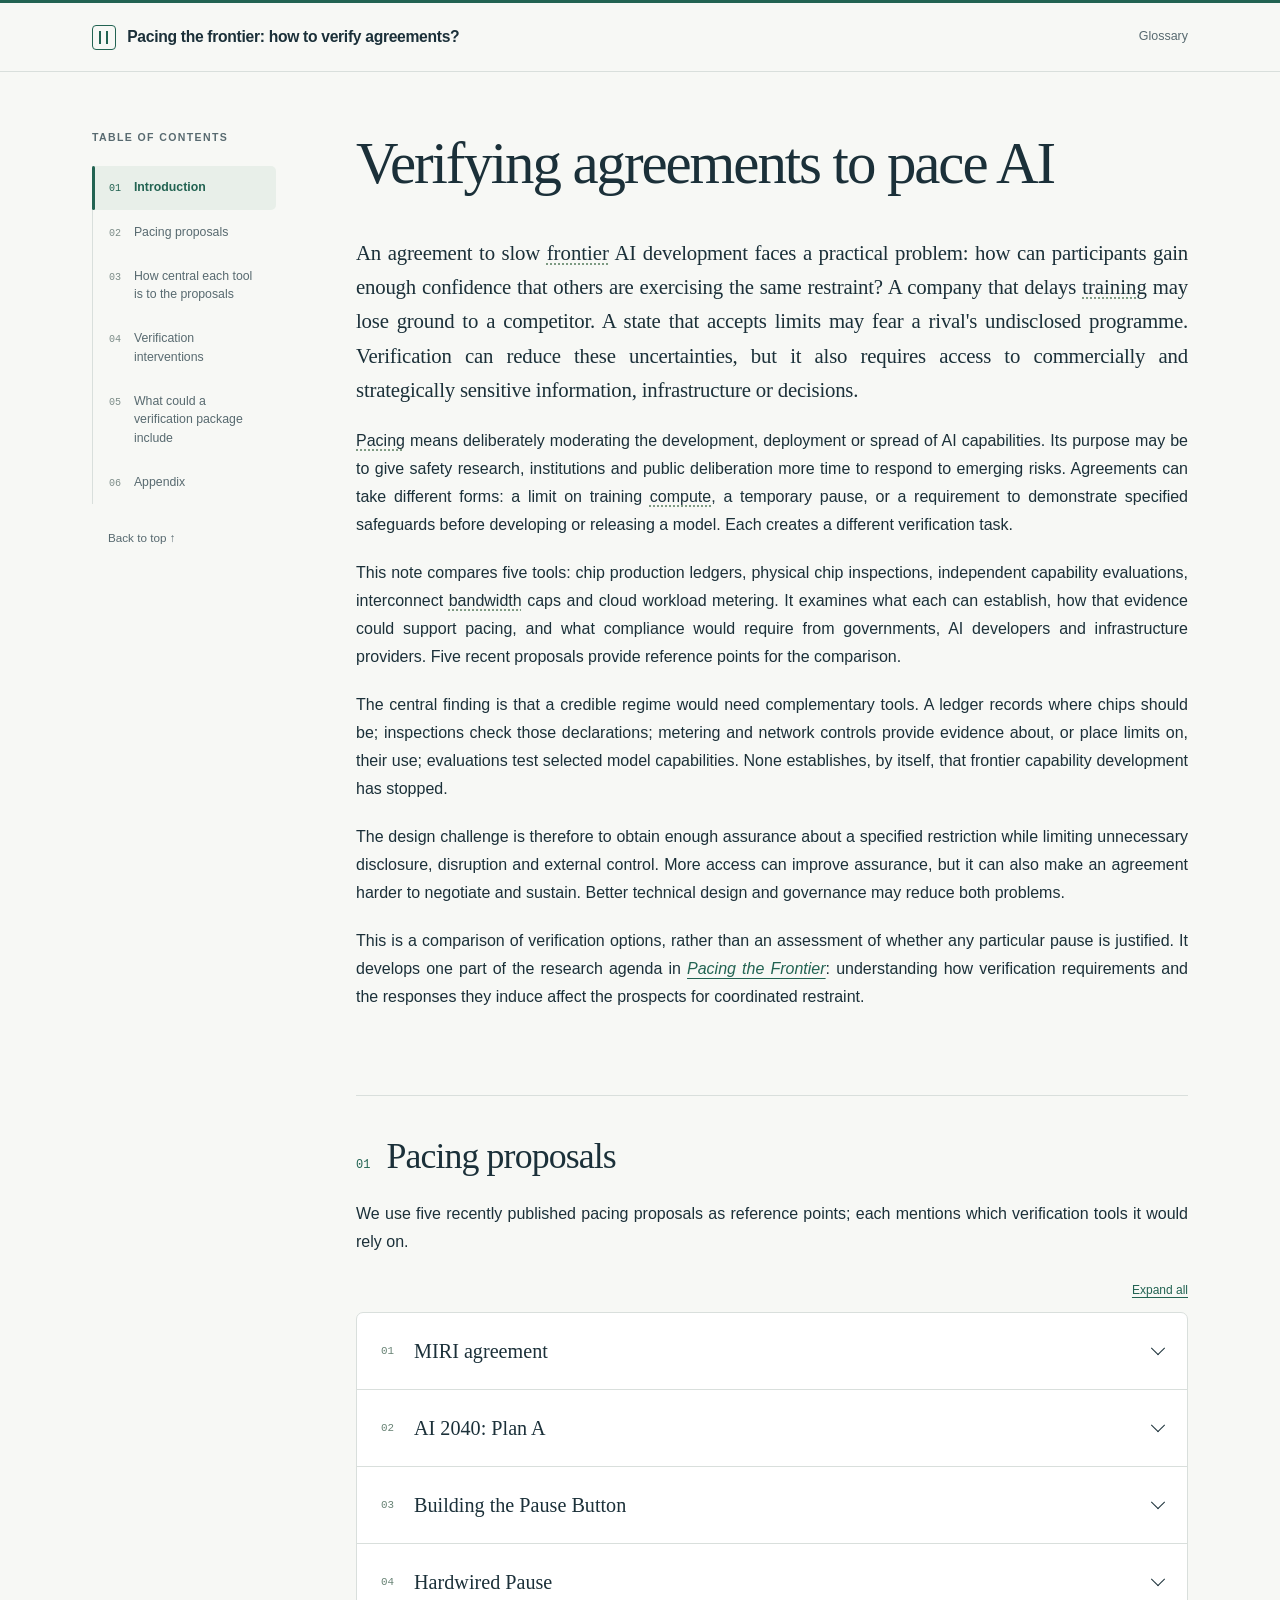
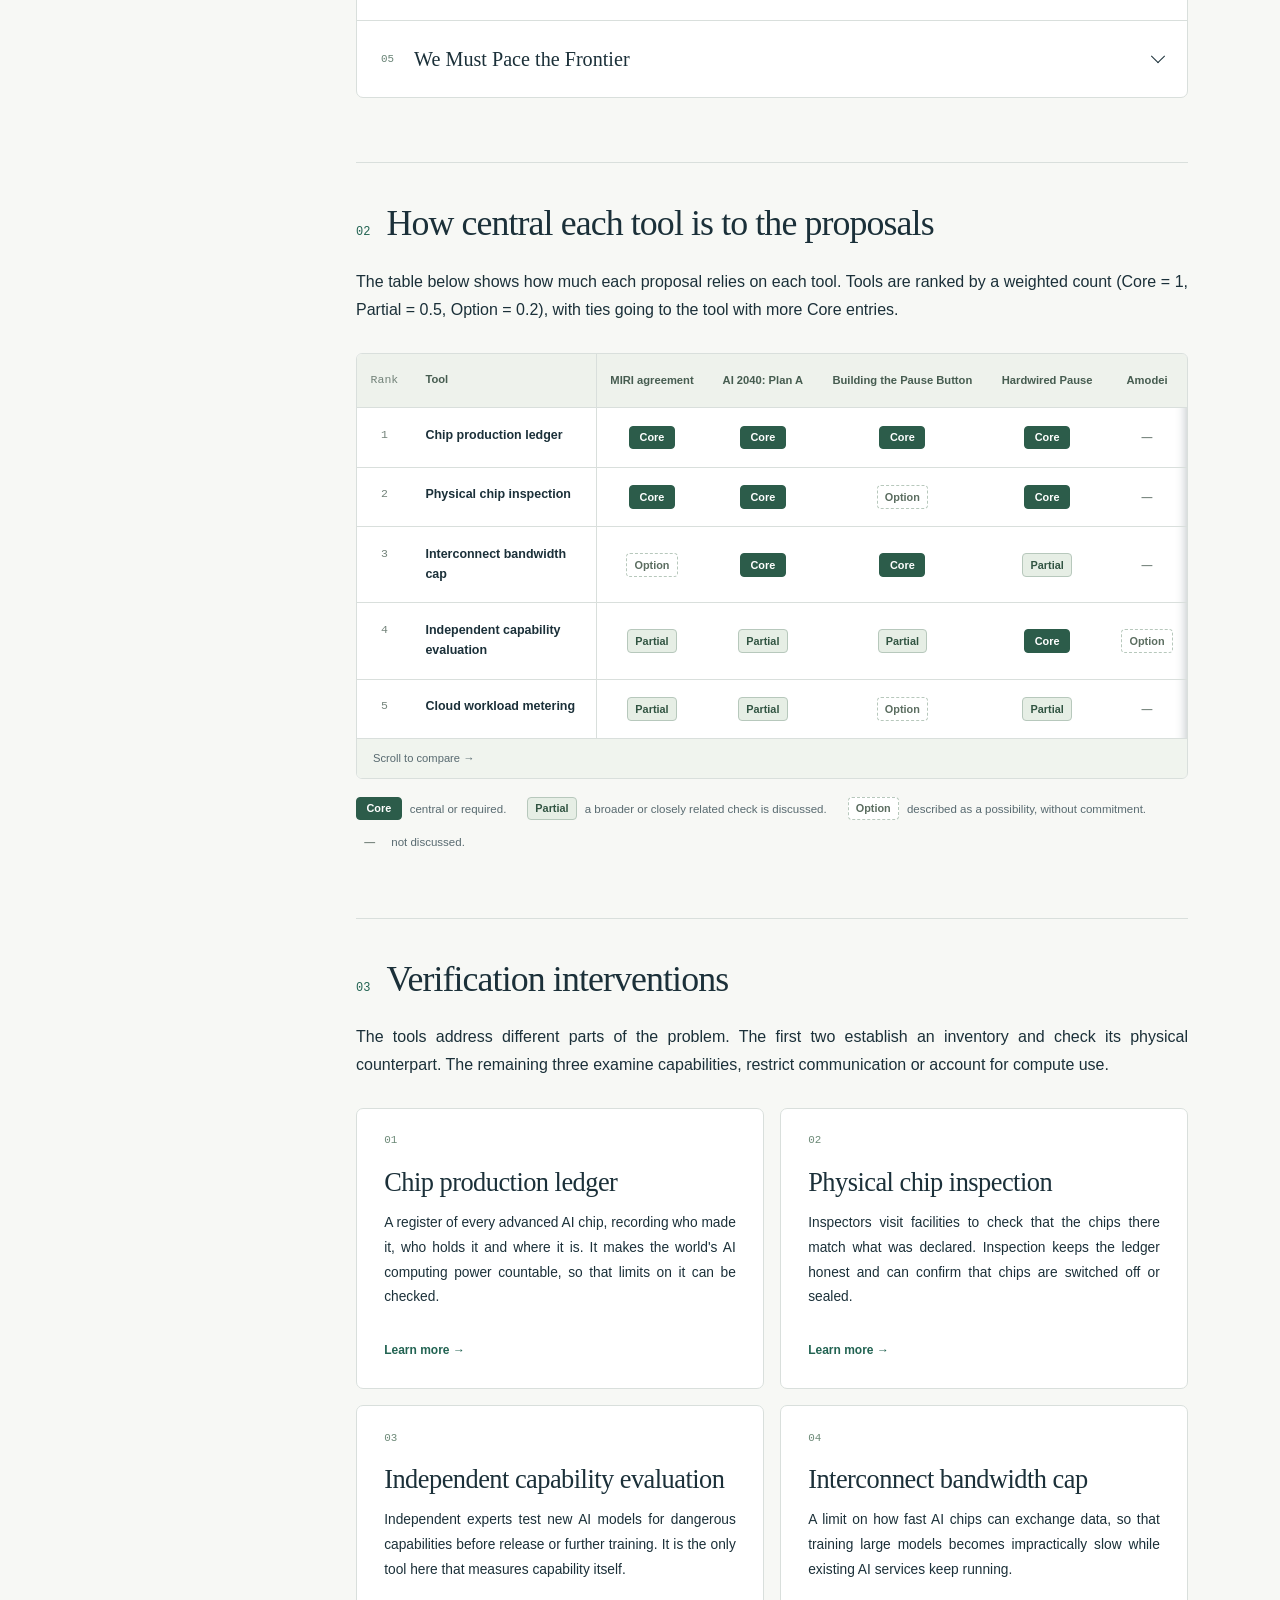
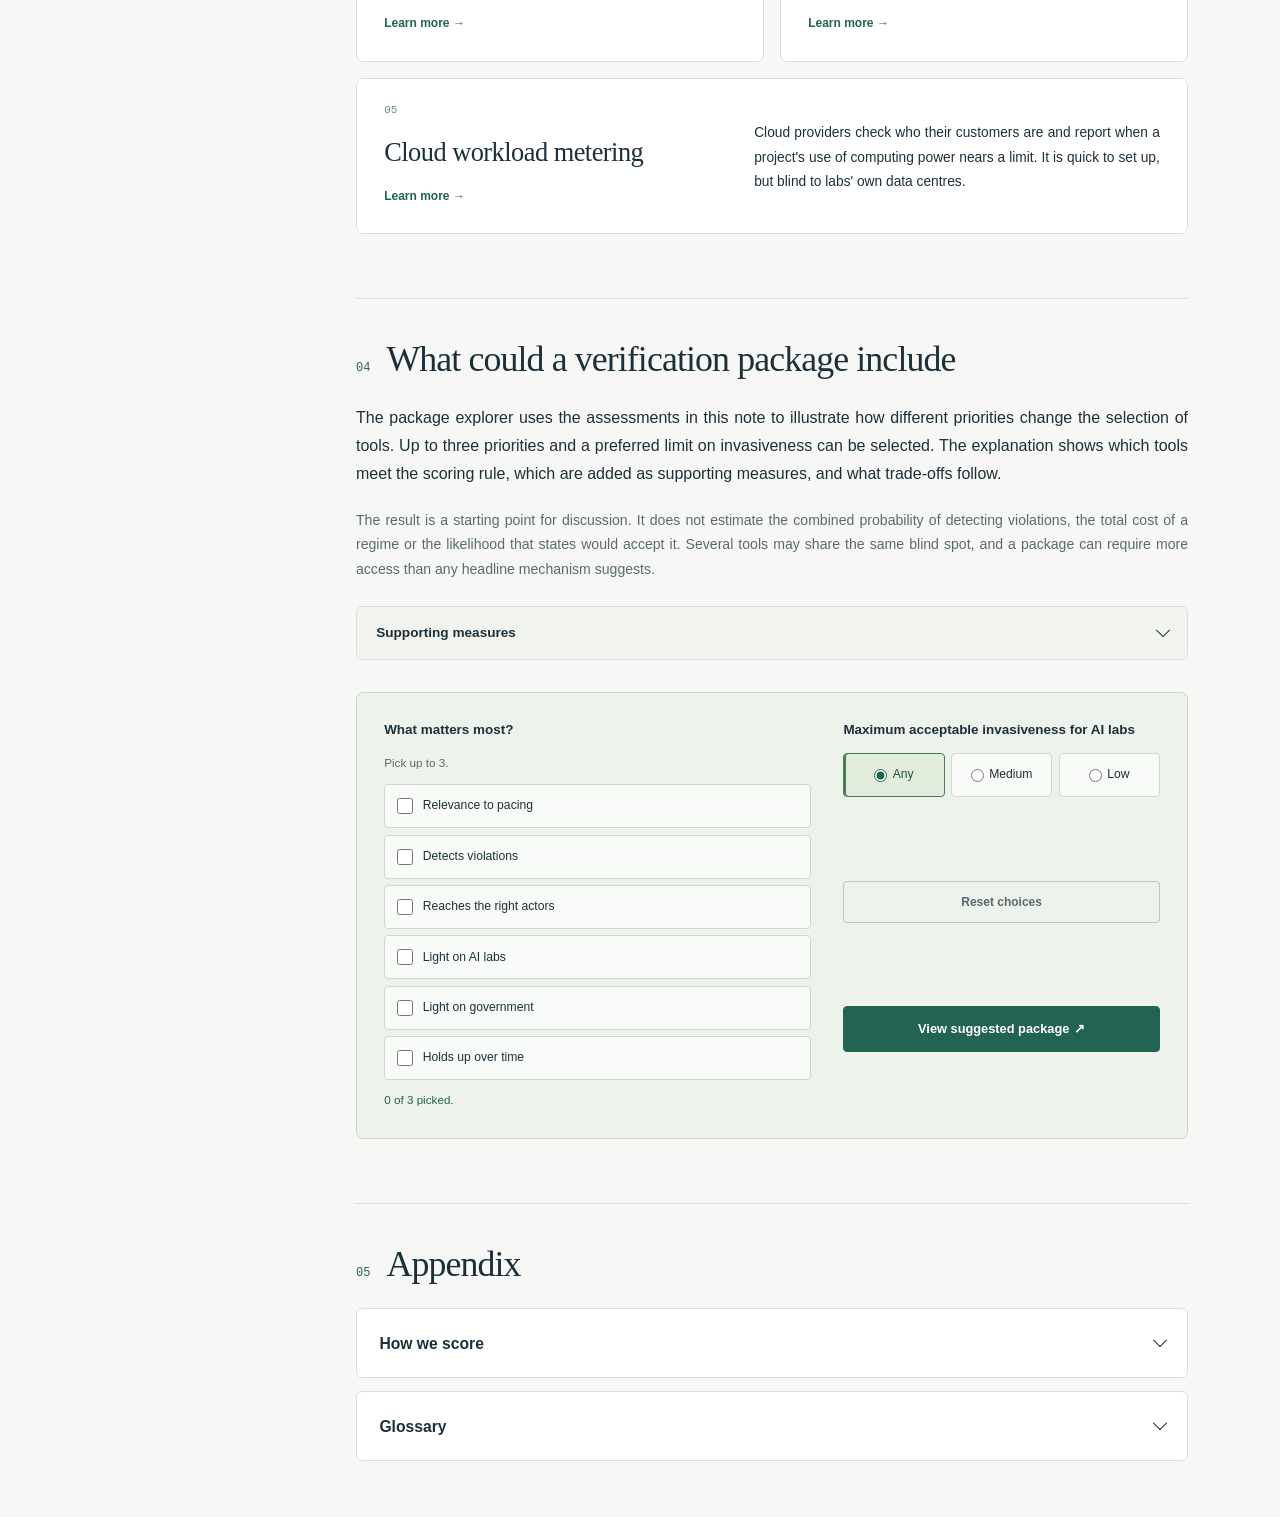
<file: index.html>
<!doctype html>
<html lang="en">
<head>
<meta charset="utf-8">
<meta name="viewport" content="width=device-width, initial-scale=1">
<meta name="referrer" content="no-referrer">
<title>Verifying agreements to pace AI</title>
<link rel="stylesheet" href="css/style.css?v=20261126-justify-glossary">
</head>
<body data-page="home">
<a class="skip-link" href="#main">Skip to content</a>

<main id="main" tabindex="-1">
  <div id="view" class="wrap">
    <noscript>
      <p>This page needs JavaScript to show its content. Everything runs on this device. Nothing is sent anywhere.</p>
    </noscript>
  </div>
</main>

<div id="tooltip" class="tooltip" role="tooltip" hidden></div>

<!-- Data first, then logic. Plain scripts, so the page works when opened from a folder (file://). -->
<script src="data/interventions.js"></script>
<script src="data/glossary.js"></script>
<script src="data/method.js"></script>
<script src="js/builder.js"></script>
<script src="js/app.js?v=20261126-justify-glossary"></script>
</body>
</html>
</file>
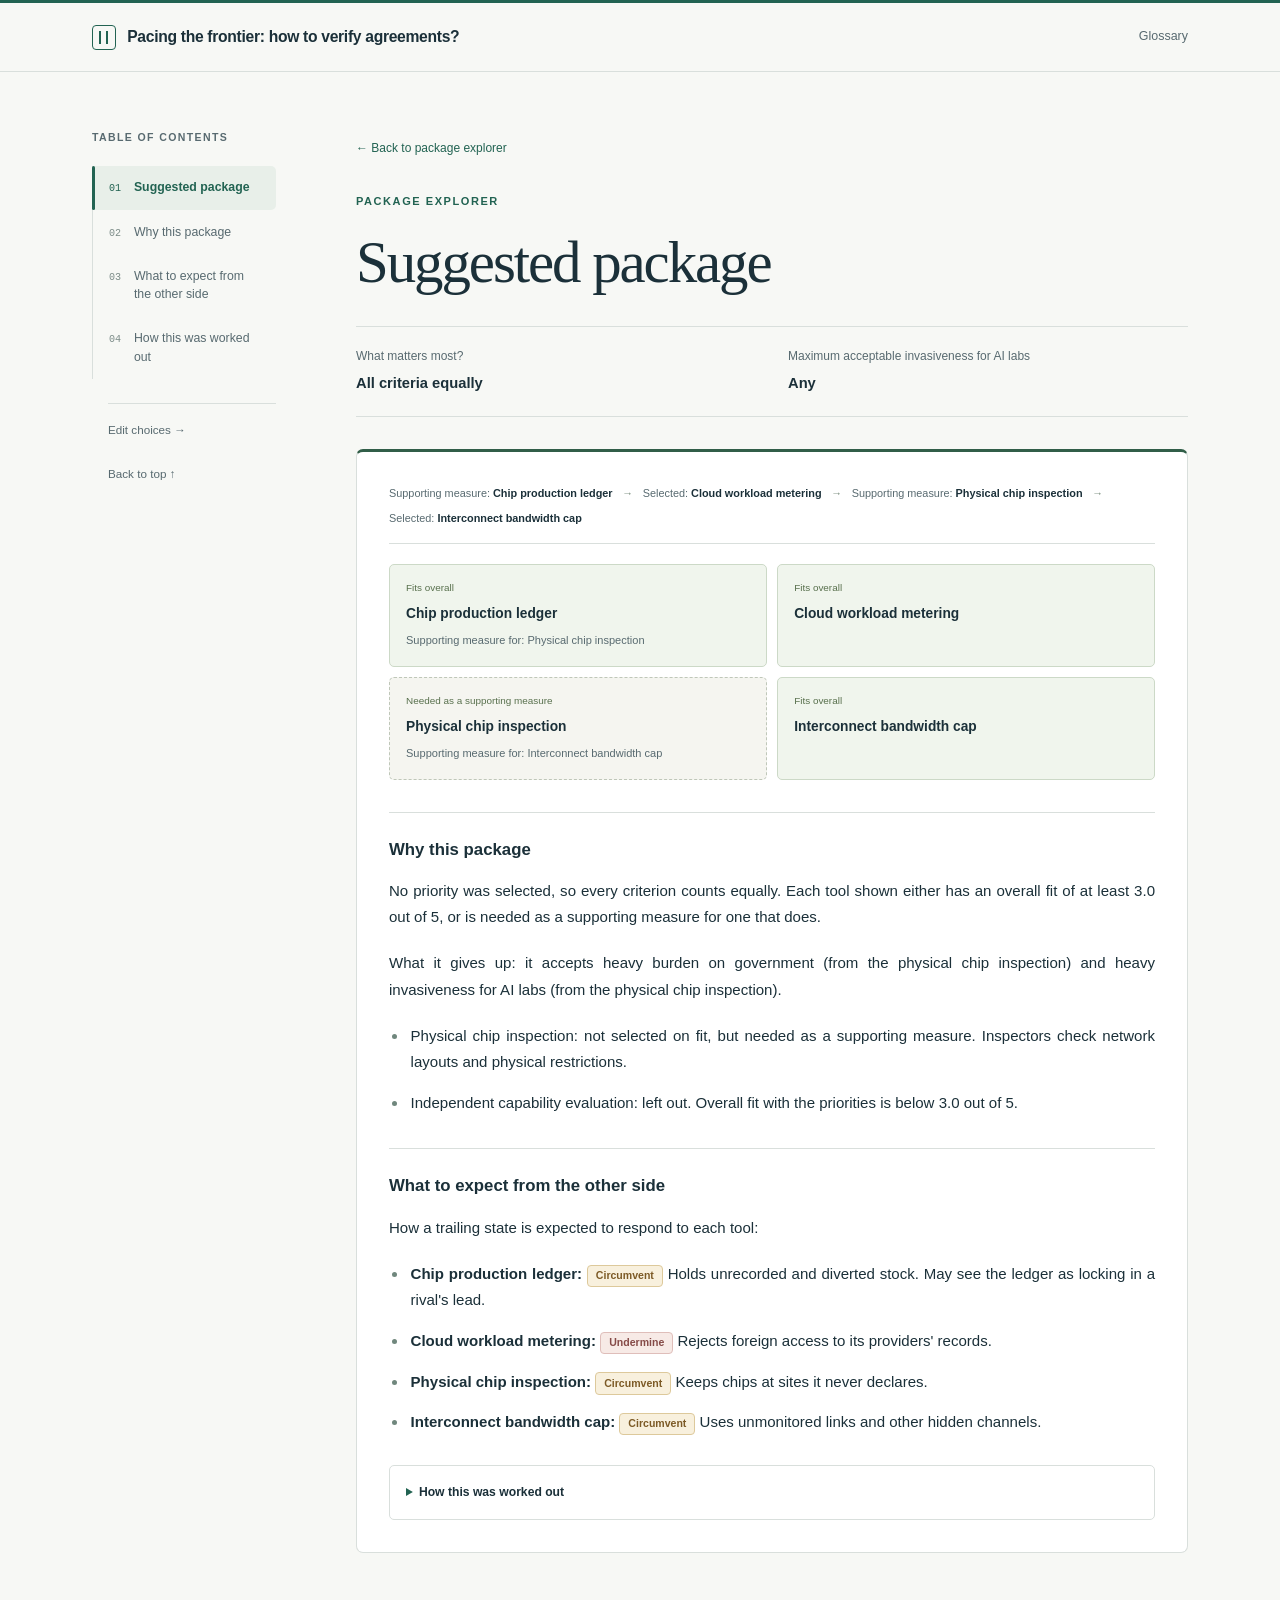
<file: package.html>
<!doctype html>
<html lang="en">
<head>
<meta charset="utf-8">
<meta name="viewport" content="width=device-width, initial-scale=1">
<meta name="referrer" content="no-referrer">
<title>Suggested package | Verifying agreements to pace AI</title>
<link rel="stylesheet" href="css/style.css?v=20261126-justify-glossary">
</head>
<body data-page="package">
<a class="skip-link" href="#main">Skip to content</a>

<main id="main" tabindex="-1">
  <div id="view" class="wrap">
    <noscript>
      <p>This page needs JavaScript to show its content. Everything runs on this device. Nothing is sent anywhere.</p>
    </noscript>
  </div>
</main>

<div id="tooltip" class="tooltip" role="tooltip" hidden></div>

<!-- Data first, then logic. Plain scripts, so the page works when opened from a folder (file://). -->
<script src="data/interventions.js"></script>
<script src="data/glossary.js"></script>
<script src="data/method.js"></script>
<script src="js/builder.js"></script>
<script src="js/app.js?v=20261126-justify-glossary"></script>
</body>
</html>
</file>
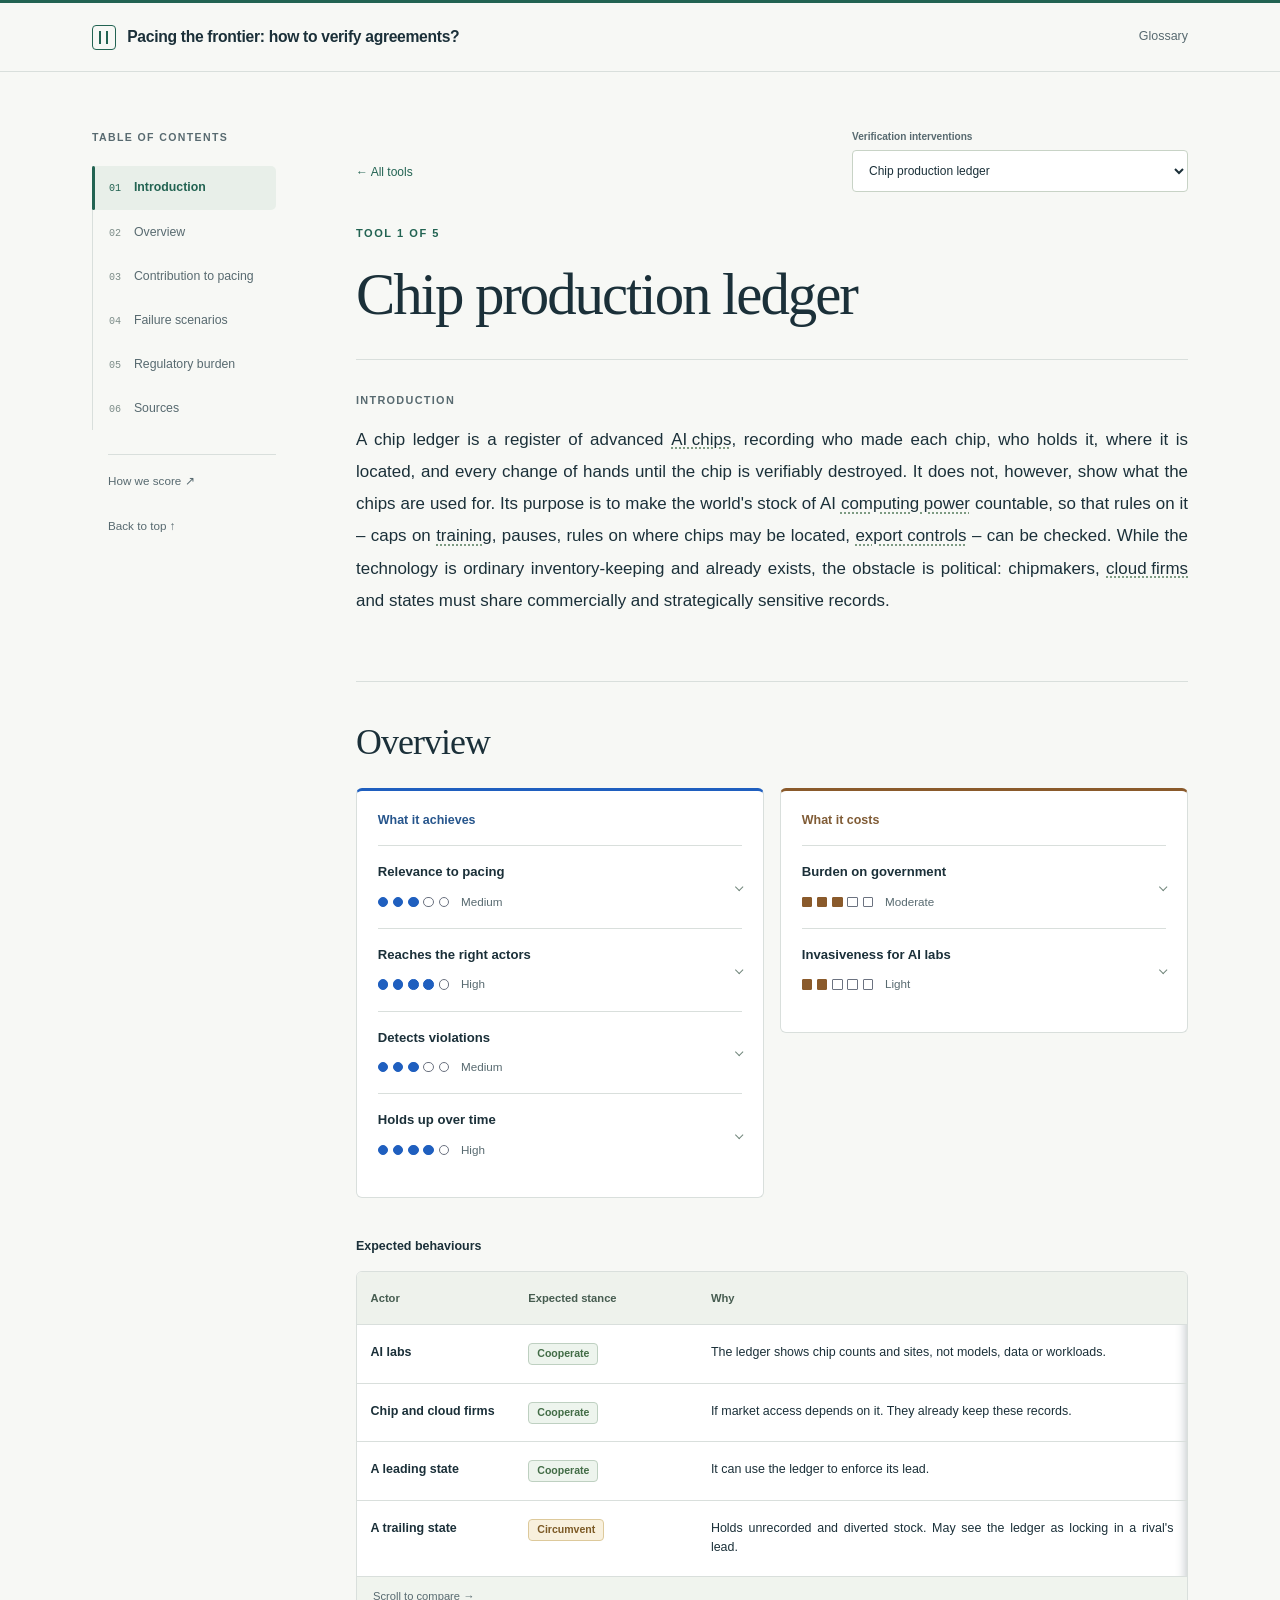
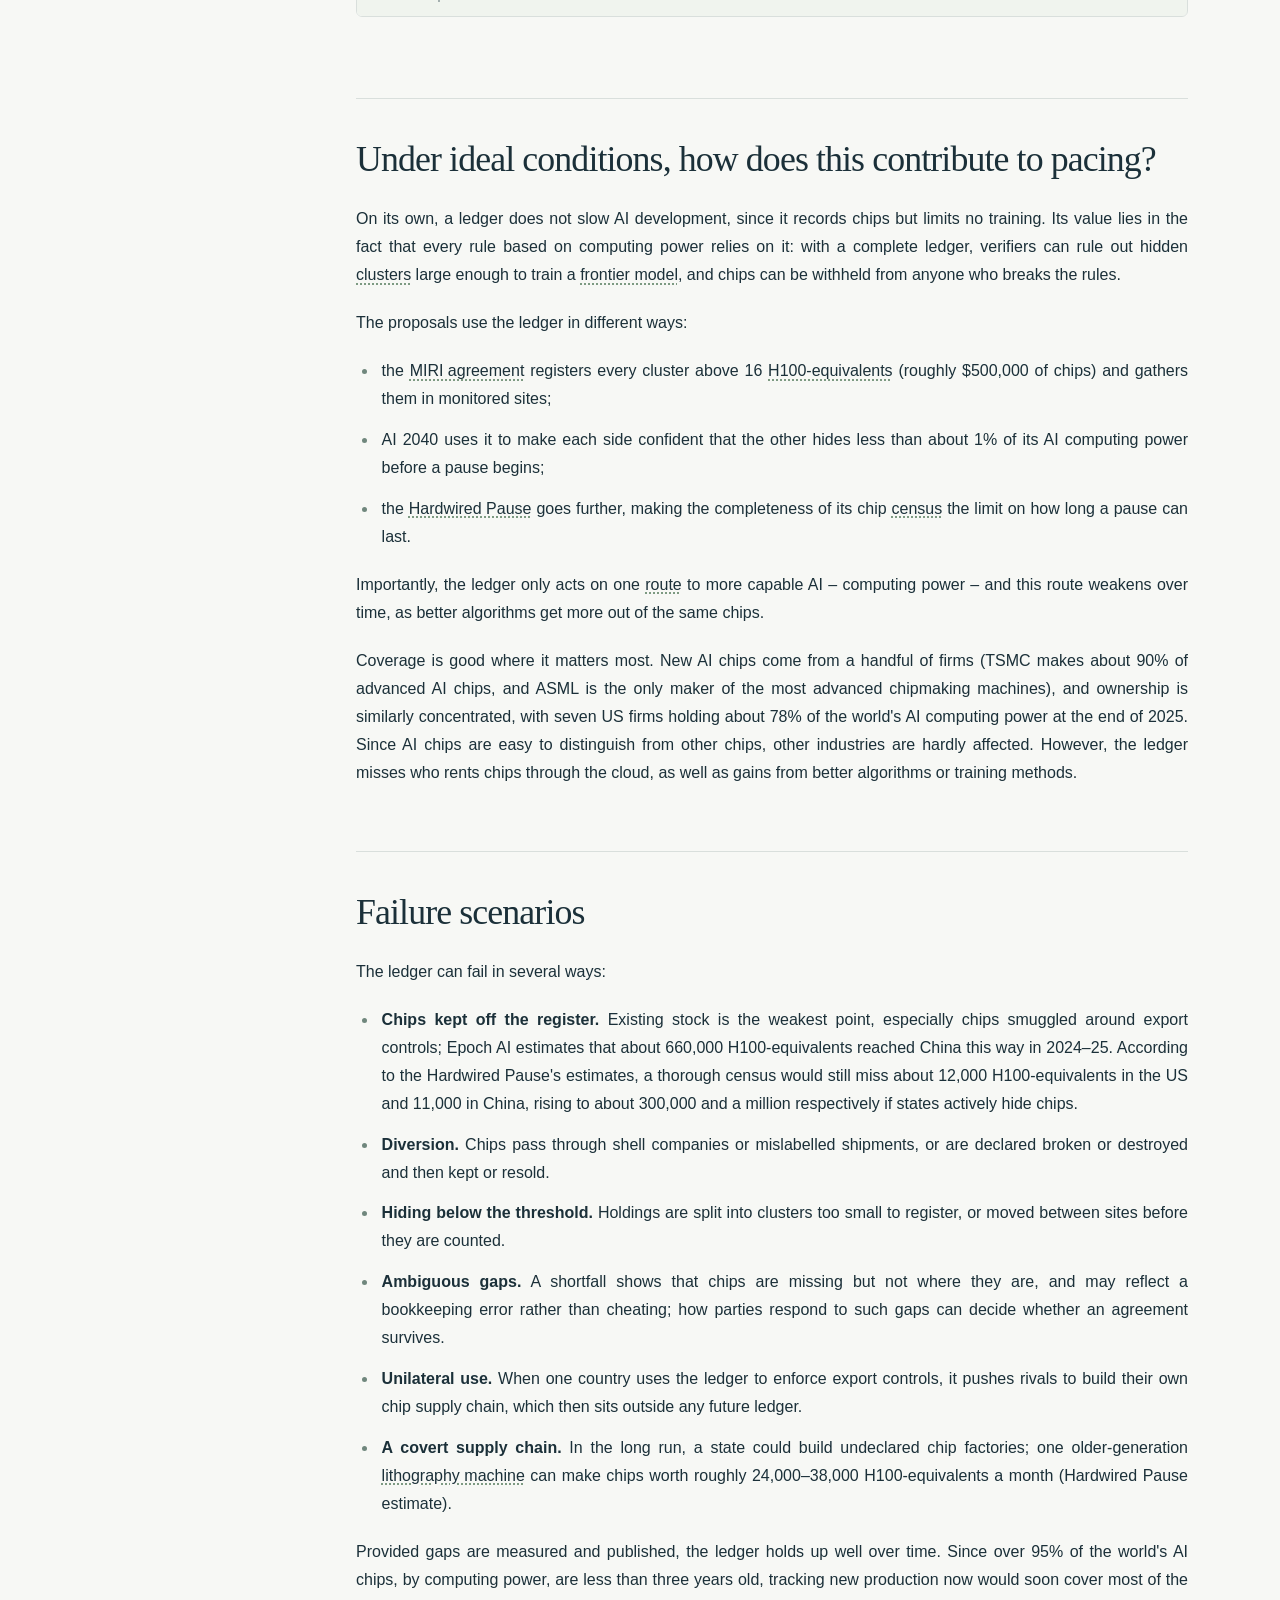
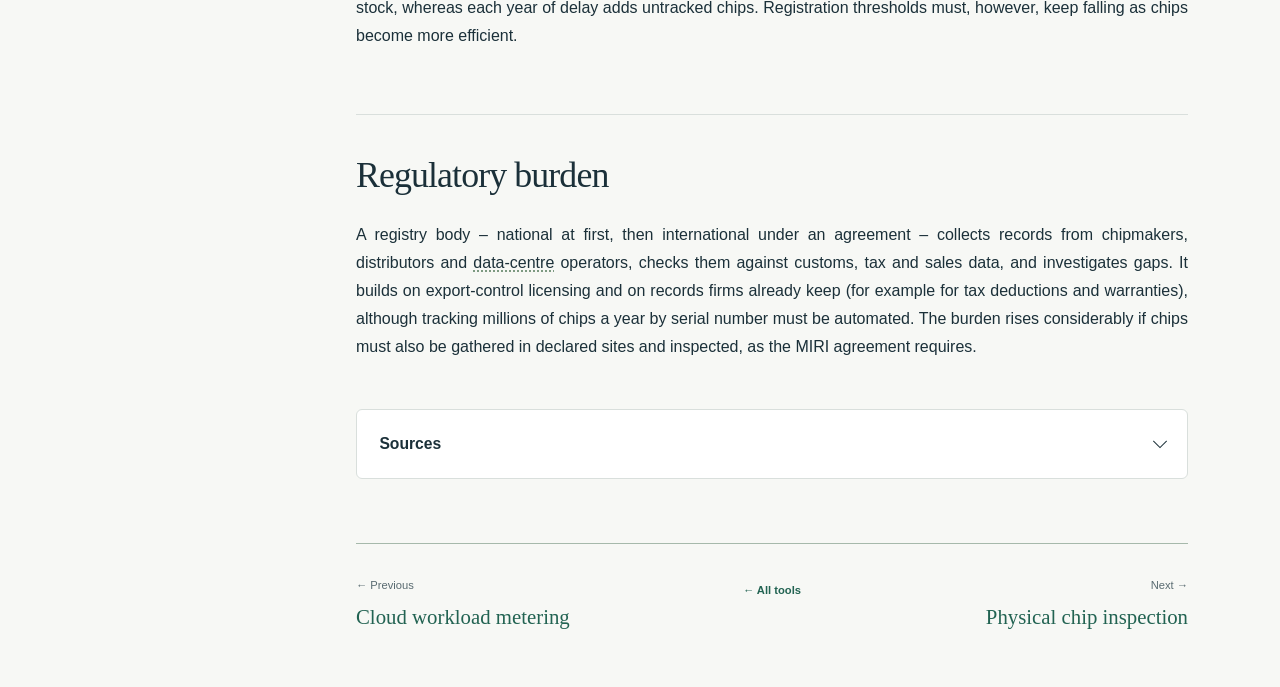
<file: tool.html>
<!doctype html>
<html lang="en">
<head>
<meta charset="utf-8">
<meta name="viewport" content="width=device-width, initial-scale=1">
<meta name="referrer" content="no-referrer">
<title>Verifying agreements to pace AI</title>
<link rel="stylesheet" href="css/style.css?v=20261126-justify-glossary">
</head>
<body data-page="tool">
<a class="skip-link" href="#main">Skip to content</a>

<main id="main" tabindex="-1">
  <div id="view" class="wrap">
    <noscript>
      <p>This page needs JavaScript to show its content. Everything runs on this device. Nothing is sent anywhere.</p>
    </noscript>
  </div>
</main>

<div id="tooltip" class="tooltip" role="tooltip" hidden></div>

<!-- Data first, then logic. Plain scripts, so the page works when opened from a folder (file://). -->
<script src="data/interventions.js"></script>
<script src="data/glossary.js"></script>
<script src="data/method.js"></script>
<script src="js/builder.js"></script>
<script src="js/app.js?v=20261126-justify-glossary"></script>
</body>
</html>
</file>
<file: css/style.css>
/* Local, dependency-free styles. Content and scoring live in data/*.js. */
:root {
  color-scheme: light;
  --ink: #1b3039;
  --muted: #586a70;
  --line: #d9dfdc;
  --soft: #edf1ed;
  --paper: #fff;
  --bg: #f7f8f5;
  --link: #226352;
  --focus: #216953;
  --c-benefit: #1f5fbf;
  --c-cost: #8a5a2b;
  --c-empty: #6b7280;
  /* One shared reading column for prose, tables, forms, and reference panels. */
  --measure: 52rem;
  --rail-width: 12.5rem;
  --column-gap: 4rem;
  --page-gutter: 3.5rem;
  --layout-width: calc(var(--measure) + var(--rail-width) + var(--column-gap) + var(--page-gutter) * 2);
  --serif: Charter, "Bitstream Charter", "Iowan Old Style", "Palatino Linotype", Palatino, Georgia, serif;
  --sans: -apple-system, BlinkMacSystemFont, "Segoe UI", Helvetica, Arial, sans-serif;
  --mono: "SFMono-Regular", Consolas, monospace;
}
* { box-sizing: border-box; }
html { -webkit-text-size-adjust: 100%; scroll-behavior: smooth; scroll-padding-top: 0; }
body { margin: 0; background: var(--bg); color: var(--ink); font: 16px/1.75 var(--sans); }
.wrap { width: min(100%, var(--layout-width)); margin: 0 auto; padding: 3.5rem var(--page-gutter) 6rem; display: grid; grid-template-columns: var(--rail-width) minmax(0, 1fr); column-gap: var(--column-gap); }
.wrap > * { grid-column: 2; min-width: 0; }
main:focus, h1:focus, section:focus, .builder-results:focus, details:focus { outline: none; }
a { color: var(--link); text-underline-offset: .22em; text-decoration-thickness: 1px; }
a:hover { text-decoration-thickness: 2px; }
button, input, select, summary, a { -webkit-tap-highlight-color: #22635218; }
button, input, select { font: inherit; }
:focus-visible { outline: 3px solid var(--focus); outline-offset: 4px; border-radius: 3px; }
[hidden] { display: none !important; }
.skip-link { position: fixed; left: 1rem; top: -6rem; z-index: 100; background: var(--ink); color: white; padding: .7rem 1.2rem; }
.skip-link:focus { top: .5rem; }
.visually-hidden { position: absolute !important; width: 1px; height: 1px; margin: -1px; padding: 0; overflow: hidden; clip: rect(0 0 0 0); white-space: nowrap; border: 0; }
h1, h2, h3, h4, h5 { color: var(--ink); }
h1, h2 { font-family: var(--serif); font-weight: 500; }
h1 { margin: 0; max-width: var(--measure); font-size: clamp(2.8rem, 4.6vw, 4.5rem); line-height: 1.08; letter-spacing: -.035em; text-wrap: balance; }
h2 { margin: 0; max-width: var(--measure); font-size: clamp(1.9rem, 2.8vw, 2.75rem); line-height: 1.17; letter-spacing: -.025em; text-wrap: balance; }
h3 { margin: 2rem 0 .8rem; font-size: 1.12rem; font-weight: 650; line-height: 1.4; }
h4 { margin: 2rem 0 .75rem; font-size: 1rem; line-height: 1.5; }
h5 { margin: 1.5rem 0 .5rem; font-size: 1rem; line-height: 1.5; }
p, ul, ol, dl { margin: 0 0 1.25rem; }
strong { font-weight: 650; }
.eyebrow { margin: 0 0 1.2rem; font-size: .69rem; font-weight: 650; letter-spacing: .14em; text-transform: uppercase; color: var(--link); }
section > p, section > .bullets, .why, .notes, .steps-block { max-width: var(--measure); }
.wrap > section { margin-top: 4rem; padding-top: 2.5rem; border-top: 1px solid var(--line); scroll-margin-top: 6rem; }
.wrap > section > :last-child { margin-bottom: 0; }
.section-heading { display: flex; align-items: baseline; gap: 1rem; margin-bottom: 1.4rem; }
.section-index { font: .75rem/1 var(--mono); color: var(--link); flex: 0 0 auto; }
ul.bullets, ol.bullets, .plain-list { padding-left: 1.4rem; }
.bullets li, .plain-list li { padding-left: .2rem; margin-bottom: .8rem; }
li::marker { color: #70877d; }

/* Justified prose shares a straight right edge; hyphenation avoids large word gaps. */
.intro > p, .wrap > section > p, .proposal-body > p,
.builder-text > p, .reference-body > p, .card-text,
.bullets > li, .plain-list > li, .notes > li,
.glossary dd, .justification, .source-list > li,
.package-output > p:not(.chain), .behaviours td:last-child {
  text-align: justify;
  text-align-last: start;
  text-justify: inter-word;
  -webkit-hyphens: auto;
  hyphens: auto;
  overflow-wrap: break-word;
}

/* The same navigation frame stays available throughout the publication. */
.masthead { position: sticky; top: 0; z-index: 40; background: #f7f8f5f5; border-top: 3px solid #226352; border-bottom: 1px solid var(--line); backdrop-filter: blur(12px); }
.masthead-inner { max-width: var(--layout-width); min-height: 68px; margin: auto; padding: 0 var(--page-gutter); display: flex; justify-content: space-between; align-items: center; gap: 2rem; }
.brand { display: inline-flex; align-items: center; gap: .7rem; color: var(--ink); font-size: .98rem; font-weight: 650; text-decoration: none; white-space: normal; min-width: 0; line-height: 1.35; letter-spacing: -.02em; }
.brand-mark { flex: 0 0 auto; width: 24px; height: 25px; border: 1.5px solid var(--link); border-radius: 4px; position: relative; background: linear-gradient(var(--link), var(--link)) 6px 5px / 2px 13px no-repeat, linear-gradient(var(--link), var(--link)) 13px 5px / 2px 13px no-repeat; }
.masthead nav { display: flex; flex-shrink: 0; align-items: center; gap: 2rem; }
.masthead nav a { white-space: nowrap; color: var(--muted); font-size: .78rem; text-decoration: none; padding: .7rem 0; }
.masthead nav a:hover { color: var(--link); }
.wrap > .toc { grid-column: 1; grid-row: 1 / span 12; position: sticky; top: 7rem; align-self: start; max-height: calc(100dvh - 9rem); overflow-y: auto; padding-right: 1rem; }
.toc-heading { font-size: .66rem; font-weight: 650; letter-spacing: .13em; text-transform: uppercase; color: var(--muted); margin-bottom: 1.2rem; }
.toc ol { list-style: none; padding: 0; margin: 0; border-left: 1px solid var(--line); }
.toc li { margin: 0; }
.toc a[data-section] { display: flex; align-items: baseline; gap: .8rem; position: relative; padding: .8rem .8rem .8rem 1rem; font-size: .77rem; line-height: 1.5; color: var(--muted); text-decoration: none; border-radius: 0 5px 5px 0; }
.toc-number { font: .63rem/1.5 var(--mono); color: #7c8c88; }
.toc a[data-section]:hover { background: #edf1ed; color: var(--ink); }
.toc a[aria-current="location"] { color: var(--link); font-weight: 650; background: #e8efe9; }
.toc a[aria-current="location"]::before { content: ""; position: absolute; top: 0; bottom: 0; left: -1px; width: 3px; background: var(--link); border-radius: 2px; }
.toc a[aria-current] .toc-number { color: var(--link); }
.toc-toggle { display: none; }
.back-top, .toc-method { display: block; margin: 1.5rem 0 0 1rem; color: var(--muted); font-size: .73rem; text-decoration: none; }
.toc-method { padding-top: 1rem; border-top: 1px solid var(--line); }

/* An immediate route to the tools, followed by the original introduction. */
.site-head { padding: .25rem 0 2.5rem; scroll-margin-top: 6rem; }
.hero-actions { display: flex; flex-wrap: wrap; align-items: center; gap: .65rem; margin-top: 2rem; }
.button-primary, .button-secondary { display: inline-flex; align-items: center; justify-content: center; min-height: 46px; padding: .65rem 1.1rem; border: 1px solid var(--link); border-radius: 5px; font-size: .79rem; font-weight: 600; text-decoration: none; transition: background .15s, transform .15s; }
.button-primary { background: var(--link); color: white; }
.button-primary:hover { background: #184b3f; transform: translateY(-1px); }
.button-secondary { background: transparent; border-color: #b9c9c0; color: var(--link); }
.button-secondary:hover { background: #e8efe9; }

.intro { max-width: var(--measure); }
.intro > p:first-child { font-family: var(--serif); font-size: 1.3rem; line-height: 1.65; letter-spacing: -.01em; }

/* Native disclosures keep all text available without a wall of prose. */
summary { cursor: pointer; list-style: none; display: flex; align-items: center; gap: 1rem; }
summary::-webkit-details-marker { display: none; }
summary::marker { content: ""; }
.disclosure-icon { margin-left: auto; width: 10px; height: 10px; border-right: 1.5px solid currentColor; border-bottom: 1.5px solid currentColor; transform: rotate(45deg) translate(-2px, -2px); flex: 0 0 auto; transition: transform .15s; }
details[open] > summary .disclosure-icon { transform: rotate(225deg) translate(-1px, -1px); }
.section-actions { display: flex; justify-content: end; margin-top: -.5rem; }
.text-button { border: 0; background: transparent; color: var(--link); cursor: pointer; padding: .65rem 0 .65rem 1rem; min-height: 44px; font-size: .75rem; text-decoration: underline; text-underline-offset: .25em; }
.proposal-list { list-style: none; padding: 0; margin: 0; border: 1px solid var(--line); border-radius: 7px; overflow: clip; background: var(--paper); }
.proposal-list > li + li { border-top: 1px solid var(--line); }
.proposal > summary { padding: 1.3rem 1.5rem; min-height: 76px; font-family: var(--serif); font-size: 1.26rem; line-height: 1.4; }
.proposal > summary:hover { background: #f1f5f0; }
.proposal-number { font: .68rem/1.5 var(--mono); color: #688375; padding-right: .25rem; }
.proposal[open] > summary { background: #eef3ed; border-bottom: 1px solid var(--line); }
.proposal-body { padding: 1.5rem; font-size: .94rem; }
.proposal-body > :last-child { margin-bottom: 0; }

/* Tables have clear labels, generous spacing, and responsive reading layouts. */
.table-scroll { position: relative; overflow-x: auto; max-width: 100%; margin: 1.8rem 0 1.1rem; border: 1px solid var(--line); border-radius: 6px; background: var(--paper); -webkit-overflow-scrolling: touch; scrollbar-color: #718b7c #eaf0e9; scrollbar-width: thin; }
.table-scroll.is-scrollable { box-shadow: inset -12px 0 12px -12px #1b303955; }
.table-scroll.is-scrollable::after { content: "Scroll to compare →"; position: sticky; left: 0; display: block; width: min(100%, 100vw); padding: .6rem 1rem; border-top: 1px solid var(--line); color: var(--muted); background: #f0f4ee; font-size: .7rem; }
.data-table { border-collapse: separate; border-spacing: 0; width: 100%; font-size: .78rem; line-height: 1.6; }
.data-table th, .data-table td { padding: 1.1rem .85rem; border-bottom: 1px solid var(--line); vertical-align: top; text-align: left; }
.data-table thead th { background: #eef2ec; color: #465c50; font-size: .7rem; font-weight: 650; line-height: 1.5; }
.data-table tbody th { font-weight: 600; }
.data-table tbody tr:last-child > * { border-bottom: 0; }
.data-table tbody tr:hover { background: #f4f7f1; }
.ranking-table { min-width: 49rem; }
.ranking-table th:first-child, .ranking-table td:first-child { width: 3rem; text-align: center; font: .72rem/1.6 var(--mono); color: #73837a; }
.ranking-table th:nth-child(2), .ranking-table td:nth-child(2) { width: 11.5rem; min-width: 11rem; }
.ranking-table td:nth-child(2) a { color: var(--ink); font-weight: 600; text-decoration: none; }
.ranking-table td:nth-child(2) a:hover { color: var(--link); text-decoration: underline; }
.ranking-table td:nth-child(n+3), .ranking-table thead th:nth-child(n+3) { text-align: center; vertical-align: middle; }
.ranking-table :is(th, td):nth-child(2) { position: sticky; left: 0; background: var(--paper); box-shadow: 1px 0 var(--line); z-index: 1; }
.ranking-table thead th:nth-child(2) { background: #eef2ec; }
.rank { display: inline-block; min-width: 4.2em; padding: .16rem .45rem; border: 1px solid #b7c8bc; border-radius: 4px; font-size: .68rem; line-height: 1.5; text-align: center; font-weight: 600; white-space: nowrap; }
.rank-core { background: #2c5c4a; border-color: #2c5c4a; color: white; }
.rank-partial { background: #e6eee5; color: #315442; }
.rank-option { border-style: dashed; background: #fff; color: #5b6d60; }
.rank-none { border-color: transparent; color: #7a8780; min-width: 0; }
.rank-legend { display: flex; flex-wrap: wrap; gap: .65rem 1.3rem; list-style: none; padding: 0; font-size: .72rem; color: var(--muted); }
.rank-legend .rank { margin-right: .3rem; }
.score-key { min-width: 38rem; }
.score-key th:first-child { width: 25%; }

/* The whole card opens the report; one descriptive link per card is keyboard-focusable. */
.cards { display: grid; grid-template-columns: 1fr 1fr; gap: 1rem; list-style: none; padding: 0; margin: 1.8rem 0 0; }
.card { position: relative; display: flex; flex-direction: column; align-items: start; padding: 1.65rem 1.7rem 1.4rem; background: var(--paper); border: 1px solid var(--line); border-radius: 7px; transition: transform .18s, border-color .18s, box-shadow .18s; }
.card:hover { border-color: #88a18d; box-shadow: 0 5px 20px #19362809; transform: translateY(-2px); }
.card-number { font: .68rem/1 var(--mono); color: #6c8977; margin-bottom: 1.25rem; }
.card h3 { margin: 0 0 .8rem; font: 500 1.65rem/1.22 var(--serif); letter-spacing: -.02em; }
.card h3 a { color: var(--ink); text-decoration: none; }
.card-text { font-size: .86rem; line-height: 1.8; margin-bottom: 1.6rem; max-width: 40rem; }
.card-link { margin-top: auto; display: inline-flex; align-items: center; min-height: 30px; font-size: .75rem; font-weight: 650; text-decoration: none; }
.card-link::after { content: ""; position: absolute; inset: 0; border-radius: 7px; }
.card-link:focus-visible { outline: none; }
.card:focus-within { outline: 3px solid var(--focus); outline-offset: 3px; }
.card:last-child { grid-column: 1 / -1; display: grid; grid-template-columns: 1fr 1.2fr; column-gap: 2rem; }
.card:last-child .card-number { grid-column: 1; }
.card:last-child h3 { grid-column: 1; }
.card:last-child .card-text { grid-column: 2; grid-row: 1 / span 3; margin-bottom: 0; align-self: center; }
.card:last-child .card-link { grid-column: 1; }

/* A visible relationship between choices and their live result. */
.builder-text { max-width: var(--measure); }
.builder-text > p:nth-child(2) { color: var(--muted); font-size: .88rem; }
.supporting-details { margin: 1.5rem 0 2rem; border: 1px solid var(--line); border-radius: 6px; background: #f0f3ee; font-size: .85rem; }
.supporting-details > summary { padding: .9rem 1.2rem; font-weight: 600; }
.supporting-details[open] > summary { border-bottom: 1px solid var(--line); }
.builder-form { position: static; width: 100%; max-width: var(--measure); display: grid; grid-template-columns: minmax(0, 1.35fr) minmax(0, 1fr); align-items: start; gap: 1.5rem 2rem; margin: 0; padding: 1.7rem; background: #edf2eb; border: 1px solid #cad7c9; border-radius: 7px; }
.field { border: 0; padding: 0; margin: 0; width: 100%; min-width: 0; }
.field-priorities { grid-row: 1 / span 3; }
.field legend { font-size: .84rem; line-height: 1.5; font-weight: 650; margin-bottom: .8rem; padding: 0; }
.field + .field legend { width: 100%; }
.field-hint { font-size: .73rem; color: var(--muted); margin: 0 0 .65rem; }
.choices { display: grid; gap: .4rem; }
.choice { display: flex; align-items: center; gap: .6rem; position: relative; padding: .7rem .75rem; min-height: 44px; border: 1px solid #ced8cc; border-radius: 4px; background: #ffffffa6; cursor: pointer; font-size: .76rem; line-height: 1.45; }
.choice:has(input:checked) { color: #1e513c; border-color: #487b59; background: #e2ecdd; box-shadow: inset 2px 0 #487b59; }
.choice:hover { border-color: #78977a; }
.choice input { width: 1rem; height: 1rem; flex: 0 0 auto; margin: 0; accent-color: var(--link); }
.choice:focus-within { outline: 3px solid var(--focus); outline-offset: 2px; }
.choice input:focus-visible { outline: none; }
.pick-status { margin: .65rem 0 0; color: var(--link); }
.field:not(.field-priorities) .choice { display: inline-flex; justify-content: center; width: calc((100% - .8rem) / 3); padding: .7rem .2rem; gap: .35rem; }
.field:not(.field-priorities) .choice + .choice { margin-left: .4rem; }
.field:not(.field-priorities) .choice input { width: .8rem; height: .8rem; }
.btn { font-size: .75rem; font-weight: 600; line-height: 1.5; min-height: 42px; padding: .65rem .85rem; background: transparent; border: 1px solid #b9c8b7; border-radius: 4px; color: var(--muted); cursor: pointer; width: 100%; }
.btn:hover { background: #dfe8da; color: var(--ink); }
.view-results { display: flex; align-items: center; justify-content: center; gap: .3rem; min-height: 46px; padding: .75rem 1rem; border: 1px solid var(--link); border-radius: 4px; background: var(--link); color: white; font-size: .8rem; font-weight: 600; line-height: 1.5; text-decoration: none; text-align: center; }
.view-results:hover { background: #184b3f; }
.builder-results { min-width: 0; scroll-margin-top: 9rem; }
.builder-output { padding: 1.5rem; border: 1px solid var(--line); border-top: 3px solid #315e48; background: var(--paper); border-radius: 7px; font-size: .85rem; }
.builder-output > h3 { margin: 0 0 1.25rem; font: 500 1.9rem/1.2 var(--serif); letter-spacing: -.025em; }
.builder-output > h4 { padding-top: 1.5rem; border-top: 1px solid var(--line); }
.chain { display: flex; flex-wrap: wrap; align-items: baseline; gap: .4rem .6rem; padding-bottom: 1rem; border-bottom: 1px solid var(--line); font-size: .68rem; font-weight: 600; line-height: 1.7; }
.chain-item { display: inline; }
.chain-label { font-weight: 400; color: var(--muted); }
.chain-arrow { color: #7a8d7e; }
.layers { display: grid; grid-template-columns: repeat(2, minmax(0, 1fr)); gap: .65rem; list-style: none; padding: 0; margin: 1.25rem 0 1.8rem; }
.layers:has(.layer:only-child) { grid-template-columns: 1fr; }
.layer { display: flex; flex-direction: column; align-items: start; gap: .5rem; padding: 1rem; background: #f0f5ed; border: 1px solid #ccd9c7; border-radius: 5px; }
.layer-supporting { background: #f5f5f0; border-style: dashed; border-color: #bfc7b9; }
.layer-role { font-size: .62rem; line-height: 1.5; color: #58704d; }
.layer-name { color: var(--ink); font-size: .86rem; font-weight: 650; line-height: 1.45; text-decoration: none; }
.layer-name:hover { text-decoration: underline; }
.layer-supports { font-size: .69rem; color: var(--muted); line-height: 1.6; }
.notes { padding-left: 1.2rem; }
.notes li { padding-left: .15rem; margin-bottom: .9rem; }
.notes li.note-conflict { padding: .9rem 1rem; margin: 1rem 0 1rem -1.2rem; list-style: none; border-left: 3px solid #9b783e; border-radius: 0 4px 4px 0; background: #f6efdf; color: #644b28; }
.builder-output.is-empty { border-top-color: #9b783e; }
.steps-block { margin-top: 1.5rem; }
.tag-picked { display: inline-block; margin-left: .4rem; padding: .05rem .35rem; border: 1px solid #95ab8d; border-radius: 3px; font-size: .6rem; font-weight: 400; color: var(--link); }
.sums { min-width: 58rem; font-size: .7rem; font-variant-numeric: tabular-nums; }
.sums td, .sums th { white-space: nowrap; }
.sums .sum-row { background: #edf2e9; font-weight: 650; }
.sums :is(th, td):first-child { position: sticky; left: 0; z-index: 1; background: #f2f5ef; box-shadow: 1px 0 var(--line); max-width: 14rem; white-space: normal; }
details.worked { margin-top: 1.8rem; border: 1px solid var(--line); border-radius: 5px; }
details.worked > summary { display: list-item; list-style: disclosure-closed; list-style-position: inside; padding: 1rem; font-size: .76rem; font-weight: 600; }
details.worked[open] > summary { list-style-type: disclosure-open; border-bottom: 1px solid var(--line); }
details.worked > summary::marker { content: normal; color: var(--link); }
.worked-body { padding: 1rem 1rem .1rem; font-size: .78rem; }
.worked-body .table-scroll { margin-bottom: 1rem; }

/* References remain discoverable, with a searchable glossary. */
details.reference, details.sources { border: 1px solid var(--line); border-radius: 6px; background: var(--paper); margin-top: .8rem; }
details.reference > summary, details.sources > summary { min-height: 68px; padding: 1.1rem 1.4rem; font-size: .98rem; font-weight: 600; }
details.reference > summary:hover, details.sources > summary:hover { background: #eff4ec; }
details.reference[open] > summary, details.sources[open] > summary { border-bottom: 1px solid var(--line); }
.reference-body { padding: 1.5rem; }
.reference-body > p { max-width: var(--measure); }
.reference-body > :last-child { margin-bottom: 0; }
.glossary-search { display: block; width: 100%; min-height: 46px; padding: .7rem 1rem; background: #f8faf6; border: 1px solid #b9cbb8; border-radius: 4px; color: var(--ink); font-size: .86rem; }
.glossary-count { margin-top: .6rem; }
.glossary { display: grid; grid-template-columns: 1fr 1fr; gap: 0 2rem; margin: 0; }
.glossary-entry { border-top: 1px solid var(--line); padding: 1.2rem 0; }
.glossary dt { font-size: .87rem; font-weight: 650; line-height: 1.5; margin-bottom: .5rem; }
.glossary dd { margin: 0; font-size: .85rem; line-height: 1.8; color: var(--muted); }
.glossary dd::first-letter, .tooltip .def::first-letter, .justification::first-letter { text-transform: uppercase; }
.empty-search { padding: 1.25rem 0; color: var(--muted); }

/* Tool reports share the home page frame and have their own section navigation. */
.tool-toolbar { display: flex; align-items: end; justify-content: space-between; gap: 1rem; margin-bottom: 2rem; }
.crumbs { margin: 0; font-size: .75rem; flex: 0 0 auto; }
.crumbs a { display: inline-flex; min-height: 40px; align-items: center; text-decoration: none; }
.tool-switch { width: min(21rem, 67%); min-width: 0; }
.tool-switch label { display: block; font-size: .63rem; font-weight: 600; color: var(--muted); margin-bottom: .3rem; }
.tool-switch select { width: 100%; max-width: 100%; min-height: 42px; padding: .5rem 2rem .5rem .75rem; background: var(--paper); border: 1px solid #c8d3c6; border-radius: 4px; font-size: .75rem; color: var(--ink); cursor: pointer; text-overflow: ellipsis; }
.tool-head { margin-bottom: 2rem; padding-bottom: 2rem; border-bottom: 1px solid var(--line); }
.tool-head h1 { max-width: var(--measure); }
body[data-page="tool"] .wrap > section:first-of-type { border: 0; padding: 0; margin: 0; }
body[data-page="tool"] .wrap > section:first-of-type h2 { font: 650 .68rem/1.5 var(--sans); text-transform: uppercase; letter-spacing: .12em; color: var(--muted); margin-bottom: 1rem; }
body[data-page="tool"] .wrap > section > h2 { margin-bottom: 1.5rem; }
body[data-page="tool"] .wrap > section:first-of-type > p { font-size: 1.06rem; line-height: 1.9; }
.overview-grid { display: grid; grid-template-columns: repeat(2, minmax(0, 1fr)); gap: 1rem; align-items: start; }
.ov { min-width: 0; }
.ov-achieves, .ov-costs { padding: 1.3rem; border: 1px solid var(--line); border-radius: 6px; background: var(--paper); }
.ov-achieves { border-top: 3px solid var(--c-benefit); }
.ov-costs { border-top: 3px solid var(--c-cost); }
.ov h3 { margin: 0 0 1rem; font-size: .78rem; }
.ov-achieves h3 { color: #26558c; }
.ov-costs h3 { color: #805c36; }
.meters { list-style: none; padding: 0; margin: 0; }
.meter-item { border-top: 1px solid var(--line); }
.meter-row { display: grid; grid-template-columns: minmax(0, 1fr) 1rem; gap: .6rem; width: 100%; padding: 1rem 0; text-align: left; background: transparent; border: 0; color: var(--ink); cursor: pointer; }
.meter-row:hover { background: #f2f5ef; }
.meter-label { font-size: .82rem; font-weight: 600; line-height: 1.5; }
.meter-reading { display: flex; align-items: center; gap: .75rem; grid-column: 1; grid-row: 2; }
.dots { display: inline-flex; align-items: center; gap: .3rem; flex-shrink: 0; }
.pip { display: inline-block; width: .65rem; height: .65rem; border: 1px solid var(--c-empty); background: transparent; }
.dots-benefit .pip { border-radius: 50%; }
.dots-cost .pip { border-radius: 1px; }
.dots-benefit .pip.on { background: var(--c-benefit); border-color: var(--c-benefit); }
.dots-cost .pip.on { background: var(--c-cost); border-color: var(--c-cost); }
.meter-word { font-size: .73rem; color: var(--muted); white-space: nowrap; }
.chev { width: .4rem; height: .4rem; justify-self: end; align-self: center; grid-column: 2; grid-row: 1 / span 2; border-right: 1.5px solid #71867b; border-bottom: 1.5px solid #71867b; transform: rotate(45deg); }
.meter-row[aria-expanded="true"] .chev { transform: rotate(225deg); }
.justification { margin: 0; padding: 0 0 1rem; font-size: .8rem; color: var(--muted); line-height: 1.8; }
.ov-behaviours { grid-column: 1 / -1; margin-top: 1.5rem; }
.ov-behaviours .table-scroll { margin-top: 0; }
.behaviours { min-width: 40rem; }
.behaviours th:first-child { width: 19%; }
.behaviours td:nth-child(2) { width: 22%; }
.badges { display: inline-flex; flex-wrap: wrap; gap: .3rem; vertical-align: baseline; }
.badge-stance { display: inline-block; padding: .14rem .5rem; font-size: .66rem; line-height: 1.5; font-weight: 600; white-space: nowrap; border: 1px solid #bed0c1; border-radius: 4px; background: #edf4ed; color: #426c46; }
.stance-circumvent { color: #7c5a26; background: #f8f0dd; border-color: #ddc99b; }
.stance-undermine { color: #854a47; background: #f7eae6; border-color: #dfbeba; }
body[data-page="tool"] .wrap > .sources { margin-top: 3rem; scroll-margin-top: 6rem; }
.source-list { padding: 1.5rem 1.5rem .5rem 2.7rem; font-size: .85rem; overflow-wrap: anywhere; }
.source-list li { padding-left: .2rem; margin-bottom: 1rem; }
.prevnext { display: grid; grid-template-columns: minmax(0, 1fr) auto minmax(0, 1fr); gap: 2rem; border-top: 1px solid #a6b9ab; margin-top: 4rem; padding-top: 2rem; }
.prevnext a { display: flex; flex-direction: column; align-items: start; gap: .5rem; text-decoration: none; }
.prevnext a:hover .name { text-decoration: underline; text-underline-offset: .2em; }
.prevnext .dir { font-size: .7rem; color: var(--muted); }
.prevnext .name { max-width: 17rem; font: 500 1.3rem/1.3 var(--serif); }
.prevnext .next { text-align: right; align-items: end; }
.prevnext .all { padding: .3rem 0; font-size: .7rem; font-weight: 600; }

/* A standalone package report uses the same reading frame as intervention reports. */
.package-toolbar { margin-bottom: 1.5rem; }
.package-head { margin-bottom: 2rem; }
.package-choices { display: grid; grid-template-columns: 1fr 1fr; gap: 1.5rem 2rem; padding: 1.25rem 0; margin-bottom: 2rem; border-top: 1px solid var(--line); border-bottom: 1px solid var(--line); }
.package-choices dt { color: var(--muted); font-size: .75rem; line-height: 1.5; margin-bottom: .4rem; }
.package-choices dd { margin: 0; font-size: .92rem; font-weight: 600; line-height: 1.65; }
.package-output { padding: 2rem; font-size: .94rem; scroll-margin-top: 6rem; }
.package-output > h2 { font: 650 1.05rem/1.5 var(--sans); letter-spacing: 0; margin: 2rem 0 1rem; padding-top: 1.5rem; border-top: 1px solid var(--line); scroll-margin-top: 6rem; }
.package-output .worked { scroll-margin-top: 6rem; }
@media (max-width: 760px) {
  .package-output, .package-output > h2, .package-output .worked { scroll-margin-top: 8.5rem; }
}
@media (max-width: 599px) {
  .intro > p:first-child { font-size: 1.2rem; }
  .package-choices { grid-template-columns: 1fr; gap: 1rem; }
  .package-output { padding: 1.25rem; font-size: .9rem; }
}

/* Contextual definitions work with a pointer, keyboard, or touch. */
button.term { display: inline; padding: 0; margin: 0; border: 0; background: transparent; font: inherit; color: inherit; text-align: inherit; cursor: help; text-decoration: underline dotted #7d9a82; text-decoration-thickness: 1.5px; text-underline-offset: .2em; }
button.term:hover, button.term[aria-expanded="true"] { background: #dfeada; }
.tooltip { position: fixed; z-index: 60; width: max-content; max-width: min(23rem, calc(100vw - 1.5rem)); max-height: calc(100dvh - 2rem); overflow-y: auto; padding: 1rem 1.2rem; background: #203b32; color: white; border-radius: 6px; box-shadow: 0 8px 25px #10263325; font-size: .82rem; line-height: 1.7; }
.tooltip strong { display: block; margin-bottom: .4rem; }
.tooltip .def { display: block; }

@media (min-width: 1550px) { body { font-size: 17px; } }
@media (max-width: 1250px) {
  :root { --page-gutter: 2.5rem; --rail-width: 11rem; --column-gap: 2.5rem; }
  .builder-form, .builder-output { padding: 1.15rem; }
}
@media (max-width: 1000px) {
  :root { --page-gutter: 2rem; --rail-width: 10rem; --column-gap: 2rem; }
  .wrap { padding-top: 3rem; padding-bottom: 5rem; }
  .masthead nav { gap: 1.2rem; }
  .cards { grid-template-columns: 1fr; }
  .card:last-child { display: flex; }
  .card { padding: 1.5rem; }
  .builder-form { position: static; display: grid; grid-template-columns: 1.4fr 1fr; align-items: start; }
  .field-priorities { grid-row: 1 / span 3; }
  .field + .field { padding-top: 0; border-top: 0; }
  .field + .field legend { float: none; }
  .btn { align-self: end; }

  .overview-grid { grid-template-columns: 1fr; }
  .meter-row { grid-template-columns: minmax(0, 1fr) 10rem 1rem; align-items: center; }
  .meter-reading { grid-column: 2; grid-row: 1; }
  .meter-row .chev { grid-column: 3; grid-row: 1; }
}
@media (max-width: 760px) {
  :root { --page-gutter: 1.5rem; }
  html { scroll-padding-top: 0; }
  .masthead-inner { min-height: 60px; }
  .masthead nav { gap: 1rem; }
  .masthead nav a { font-size: .72rem; }
  .wrap { display: block; max-width: calc(var(--measure) + var(--page-gutter) * 2); padding: 5rem var(--page-gutter) 4rem; }
  .wrap > .toc { position: fixed; z-index: 35; left: 0; right: 0; top: 64px; max-height: calc(100dvh - 64px); padding: 0; overflow-y: auto; background: #f7f8f5fa; border-bottom: 1px solid var(--line); }
  .toc-heading { display: none; }
  .toc-toggle { width: 100%; display: flex; align-items: center; justify-content: space-between; gap: 1rem; min-height: 48px; padding: .7rem 1.5rem; font: 600 .76rem/1.5 var(--sans); color: var(--link); background: transparent; border: 0; cursor: pointer; text-align: left; }
  .toc-mobile-prefix { color: var(--muted); font-size: .68rem; font-weight: 500; }
  .toc-current { flex: 1; white-space: nowrap; overflow: hidden; text-overflow: ellipsis; }
  .menu-icon { display: block; width: 15px; height: 12px; border-top: 1.5px solid currentColor; border-bottom: 1.5px solid currentColor; background: linear-gradient(currentColor, currentColor) center / 100% 1.5px no-repeat; }
  .toc.is-open .menu-icon { height: 16px; border: 0; background: linear-gradient(45deg, transparent 46%, currentColor 47%, currentColor 53%, transparent 54%), linear-gradient(-45deg, transparent 46%, currentColor 47%, currentColor 53%, transparent 54%); }
  .toc ol { display: none; margin: .3rem 1.5rem 1rem; }
  .toc.is-open ol { display: block; }
  .toc a[data-section] { padding: .9rem 1rem; font-size: .85rem; }
  .toc .back-top, .toc .toc-method { display: none; }
  .toc.is-open .back-top, .toc.is-open .toc-method { display: block; margin: 1rem 2.5rem; }
  .site-head { padding-bottom: 2rem; }
  h1 { font-size: clamp(2.75rem, 7.4vw, 3.7rem); }
  .wrap > section { margin-top: 3rem; padding-top: 2rem; scroll-margin-top: 8.5rem; }
  .cards { grid-template-columns: 1fr 1fr; }
  .card:last-child { display: grid; }
  .card { padding: 1.3rem; }
  .card h3 { font-size: 1.4rem; }
  .card-text { font-size: .82rem; }
  .tool-toolbar { margin-bottom: 2rem; }
  .site-head { scroll-margin-top: 8.5rem; }
  .tool-head { clear: both; }
  .overview-grid { grid-template-columns: 1fr 1fr; }
  .meter-row { grid-template-columns: minmax(0, 1fr) 1rem; }
  .meter-reading { grid-column: 1; grid-row: 2; }
  .meter-row .chev { grid-column: 2; grid-row: 1 / span 2; }
  body[data-page="tool"] .wrap > .sources { scroll-margin-top: 8.5rem; }
}
@media (max-width: 599px) {
  :root { --page-gutter: 1.25rem; }
  body { font-size: 16px; line-height: 1.8; }
  .masthead-inner { gap: .6rem; }
  .brand { font-size: .88rem; gap: .55rem; }
  .brand-mark { width: 22px; height: 24px; }
  .masthead nav a { font-size: .69rem; }
  .wrap { padding: 4.5rem var(--page-gutter) 3rem; }
  .toc-toggle { padding-left: 1.25rem; padding-right: 1.25rem; }
  .eyebrow { font-size: .62rem; margin-bottom: 1rem; }
  h1 { font-size: 2.9rem; line-height: 1.08; }
  h2 { font-size: 2rem; }
  .hero-actions { margin-top: 1.5rem; gap: .5rem; }
  .button-primary, .button-secondary { font-size: .74rem; padding: .65rem .85rem; }
  .section-heading { gap: .7rem; align-items: start; }
  .section-index { padding-top: .65rem; font-size: .65rem; }
  .proposal > summary { padding: 1.1rem; font-size: 1.2rem; gap: .8rem; }
  .proposal-body { padding: 1.3rem; font-size: .9rem; }
  .cards { grid-template-columns: 1fr; }
  .card, .card:last-child { display: flex; padding: 1.4rem; }
  .card-number { margin-bottom: 1rem; }
  .card h3 { font-size: 1.65rem; }
  .card-text { font-size: .88rem; margin-bottom: 1rem; }
  .card-link { min-height: 36px; font-size: .78rem; }
  .rank-legend { display: grid; gap: .7rem; font-size: .75rem; }
  /* All proposal ratings remain visible on phones, without horizontal panning. */
  #ranking .table-scroll, .ov-behaviours .table-scroll, #how-we-score .table-scroll { overflow: visible; border: 0; background: transparent; box-shadow: none; margin-top: 1.5rem; }
  #ranking .table-scroll::after, .ov-behaviours .table-scroll::after, #how-we-score .table-scroll::after { display: none; }
  .ranking-table, .behaviours, .score-key { min-width: 0; display: block; }
  .ranking-table thead, .behaviours thead, .score-key thead { position: absolute; width: 1px; height: 1px; overflow: hidden; clip: rect(0 0 0 0); white-space: nowrap; }
  .ranking-table tbody, .behaviours tbody, .score-key tbody { display: grid; gap: 1rem; }
  .ranking-table tr, .behaviours tr, .score-key tr { display: grid; grid-template-columns: auto minmax(0, 1fr); background: var(--paper); border: 1px solid var(--line); border-radius: 6px; padding: 1rem; }
  .ranking-table th, .ranking-table td, .behaviours th, .behaviours td, .score-key th, .score-key td { width: auto !important; min-width: 0 !important; padding: .55rem 0; border: 0; }
  .ranking-table td:first-child { grid-column: 1; padding-right: .8rem; padding-top: .6rem; text-align: left; font-size: .7rem; }
  .ranking-table td:nth-child(2) { grid-column: 2; position: static; box-shadow: none; font-size: .9rem; padding-bottom: 1rem; line-height: 1.5; }
  .ranking-table td:nth-child(n+3) { grid-column: 1 / -1; display: flex; justify-content: space-between; align-items: center; gap: 1rem; border-top: 1px solid #e9eee6; font-size: .73rem; text-align: right; }
  .ranking-table td:nth-child(n+3)::before { content: attr(data-label); text-align: left; color: var(--muted); }
  .rank { font-size: .7rem; }
  .behaviours tr, .score-key tr { grid-template-columns: minmax(0, 1fr); }
  .behaviours tr > *, .score-key tr > * { grid-column: 1; }
  .behaviours th, .score-key th { font-size: .9rem; }
  .behaviours td:last-child { font-size: .85rem; }
  .score-key td { font-size: .82rem; border-top: 1px solid var(--line); margin-top: .5rem; }
  .score-key td::before { content: attr(data-label); display: block; font-size: .66rem; color: var(--link); font-weight: 650; margin-bottom: .25rem; }
  .builder-form { display: flex; flex-direction: column; gap: 1.5rem; padding: 1.25rem; }
  .field + .field { border-top: 1px solid #ccd7ca; padding-top: 1.5rem; }
  .field + .field legend { width: 100%; }
  .field legend { font-size: .92rem; }
  .choice { font-size: .85rem; min-height: 48px; }
  .choices { gap: .5rem; }
  .field-hint { font-size: .76rem; }
  .builder-output { padding: 1.25rem; font-size: .88rem; }
  .builder-output > h3 { font-size: 1.9rem; }
  .layers { grid-template-columns: 1fr; }
  .layer-name { font-size: .94rem; }
  .layer-role, .layer-supports { font-size: .73rem; }
  .chain { font-size: .72rem; }
  .worked-body { padding: 1rem .75rem .1rem; }
  .reference-body { padding: 1.25rem; }
  .glossary { grid-template-columns: 1fr; }
  .glossary dt { font-size: .94rem; }
  .glossary dd { font-size: .88rem; }
  .tool-switch { width: 67%; max-width: 19rem; }
  .tool-switch select { font-size: .69rem; padding-left: .5rem; padding-right: 1.4rem; }
  .tool-switch label { font-size: .61rem; }
  .crumbs { font-size: .7rem; }
  .tool-head { margin-bottom: 1.7rem; padding-bottom: 1.7rem; }
  .tool-head h1 { font-size: 2.7rem; }
  body[data-page="tool"] .wrap > section:first-of-type > p { font-size: 1rem; }
  .overview-grid { grid-template-columns: 1fr; }
  .ov-achieves, .ov-costs { padding: 1.25rem; }
  .ov h3 { font-size: .87rem; }
  .meter-row { padding: 1.05rem 0; }
  .meter-label { font-size: .9rem; }
  .meter-word { font-size: .8rem; }
  .pip { width: .75rem; height: .75rem; }
  .justification { font-size: .86rem; }
  .prevnext { grid-template-columns: 1fr 1fr; gap: 1.5rem; margin-top: 3rem; }
  .prevnext .all { grid-row: 2; grid-column: 1 / -1; justify-self: center; min-height: 44px; justify-content: center; }
  .prevnext .name { font-size: 1.18rem; }
}
@media (max-width: 359px) {
  h1 { font-size: 2.5rem; }
  .tool-toolbar { display: block; }
  .tool-switch { width: 100%; margin-top: 1rem; }
}
@media (max-height: 800px) { .builder-form { position: static; } }
@media (prefers-reduced-motion: reduce) {
  html { scroll-behavior: auto; }
  *, *::before, *::after { animation: none !important; transition: none !important; }
}
@page { margin: 16mm 15mm; }
@media print {
  :root { --ink: #000; --muted: #333; --line: #aaa; --paper: #fff; --bg: #fff; }
  html { scroll-behavior: auto; }
  body { font-size: 10pt; line-height: 1.5; background: #fff; }
  .masthead, .skip-link, .tooltip, .toc, .btn, .prevnext, .crumbs, .tool-toolbar, .hero-actions, .section-actions, .view-results, .glossary-search, .glossary-count, .empty-search, .disclosure-icon { display: none !important; }
  .wrap, body[data-page="tool"] .wrap { display: block; width: 100%; max-width: none; padding: 0; }
  h1, .tool-head h1 { font-size: 29pt; max-width: none; }
  h2 { font-size: 20pt; }
  h3 { font-size: 12pt; }
  h1, h2, h3, h4, h5, summary { break-after: avoid; }
  p { orphans: 3; widows: 3; }
  .wrap > section { margin-top: 1.8rem; padding-top: 1.3rem; }
  body[data-page="home"] .wrap > section { break-before: page; margin-top: 0; padding-top: 1rem; }
  .card, .layer, tr, .meter-item, .ov-achieves, .ov-costs, .notes li, .bullets li, .source-list li, .builder-form .field { break-inside: avoid; }
  .cards { gap: .65rem; }
  .card, .card:last-child { display: block; padding: .8rem 1rem; }
  .card h3 { font-size: 14pt; }
  .card-text { font-size: 10pt; line-height: 1.5; }
  .card-link { display: block; min-height: 0; margin-top: .5rem; font-size: 9pt; }
  .card-link::after { display: none; }
  a { color: #000; text-decoration: none; overflow-wrap: anywhere; }
  a[href^="http"]::after { content: " (" attr(href) ")"; font: 8pt/1.4 var(--sans); font-weight: 400; }
  .table-scroll { overflow: visible; box-shadow: none; }
  .table-scroll::after { display: none !important; }
  .ranking-table, .score-key, .sums, .behaviours { min-width: 0; table-layout: fixed; display: table; }
  .ranking-table thead, .behaviours thead, .score-key thead { display: table-header-group; position: static; width: auto; height: auto; clip: auto; white-space: normal; }
  .ranking-table tbody, .behaviours tbody, .score-key tbody { display: table-row-group; }
  .ranking-table tr, .behaviours tr, .score-key tr { display: table-row; padding: 0; }
  .ranking-table td, .ranking-table th, .behaviours td, .behaviours th, .score-key td, .score-key th { display: table-cell !important; }
  .ranking-table td::before, .score-key td::before { display: none !important; }
  .data-table { font-size: 8pt; }
  .data-table th, .data-table td { padding: .45rem .35rem; overflow-wrap: anywhere; }
  .ranking-table :is(th, td):nth-child(2), .sums :is(th, td):first-child { position: static; box-shadow: none; }
  .ranking-table th:first-child { width: 6%; }
  .ranking-table th:nth-child(2), .ranking-table td:nth-child(2) { min-width: 0; width: 19%; }
  .rank { font-size: 7pt; min-width: 0; padding: .1rem .3rem; }
  .sums th, .sums td { white-space: normal; }
  .sums { font-size: 6.5pt; }
  .builder-form { position: static; display: flex; flex-direction: row; gap: 1rem; margin: 1.5rem 0; padding: 1rem; }
  .builder-form .field-priorities { flex: 2; }
  .builder-form .field:not(.field-priorities) { flex: 1; padding: 0; border: 0; }
  .choices { grid-template-columns: 1fr 1fr; }
  .choice { font-size: 9pt; min-height: 0; padding: .3rem; }
  .field:not(.field-priorities) .choice { display: flex; width: 100%; margin: .2rem 0; }
  .builder-output { padding: 1rem; }
  .intro > p:first-child { font-size: 13pt; }
  .package-choices { font-size: 10pt; }
  .builder-output > h3 { font-size: 20pt; }
  details.worked { break-before: page; }
  .layers { grid-template-columns: 1fr 1fr; }
  .ov-achieves, .ov-costs { padding: 1rem; }
  .meter-row { grid-template-columns: minmax(0, 1fr) 10rem; padding: .7rem 0; }
  .meter-reading { grid-row: 1; grid-column: 2; }
  .meter-row .chev { display: none; }
  .meter-label, .meter-word, .justification { font-size: 9pt; }
  .proposal-list, .proposal-list > li, details.reference, details.sources { overflow: visible; border: 0; }
  .proposal > summary { padding: 1rem 0; }
  .proposal-body, .reference-body { padding: 0; }
  .reference > summary, .sources > summary { padding: 1rem 0 !important; }
  .glossary-entry { break-inside: avoid; }
  .glossary dd { font-size: 9pt; }
  button.term { text-decoration: none; }
  .rank, .pip, .badge-stance, input, .choice { -webkit-print-color-adjust: exact; print-color-adjust: exact; }
}
</file>
